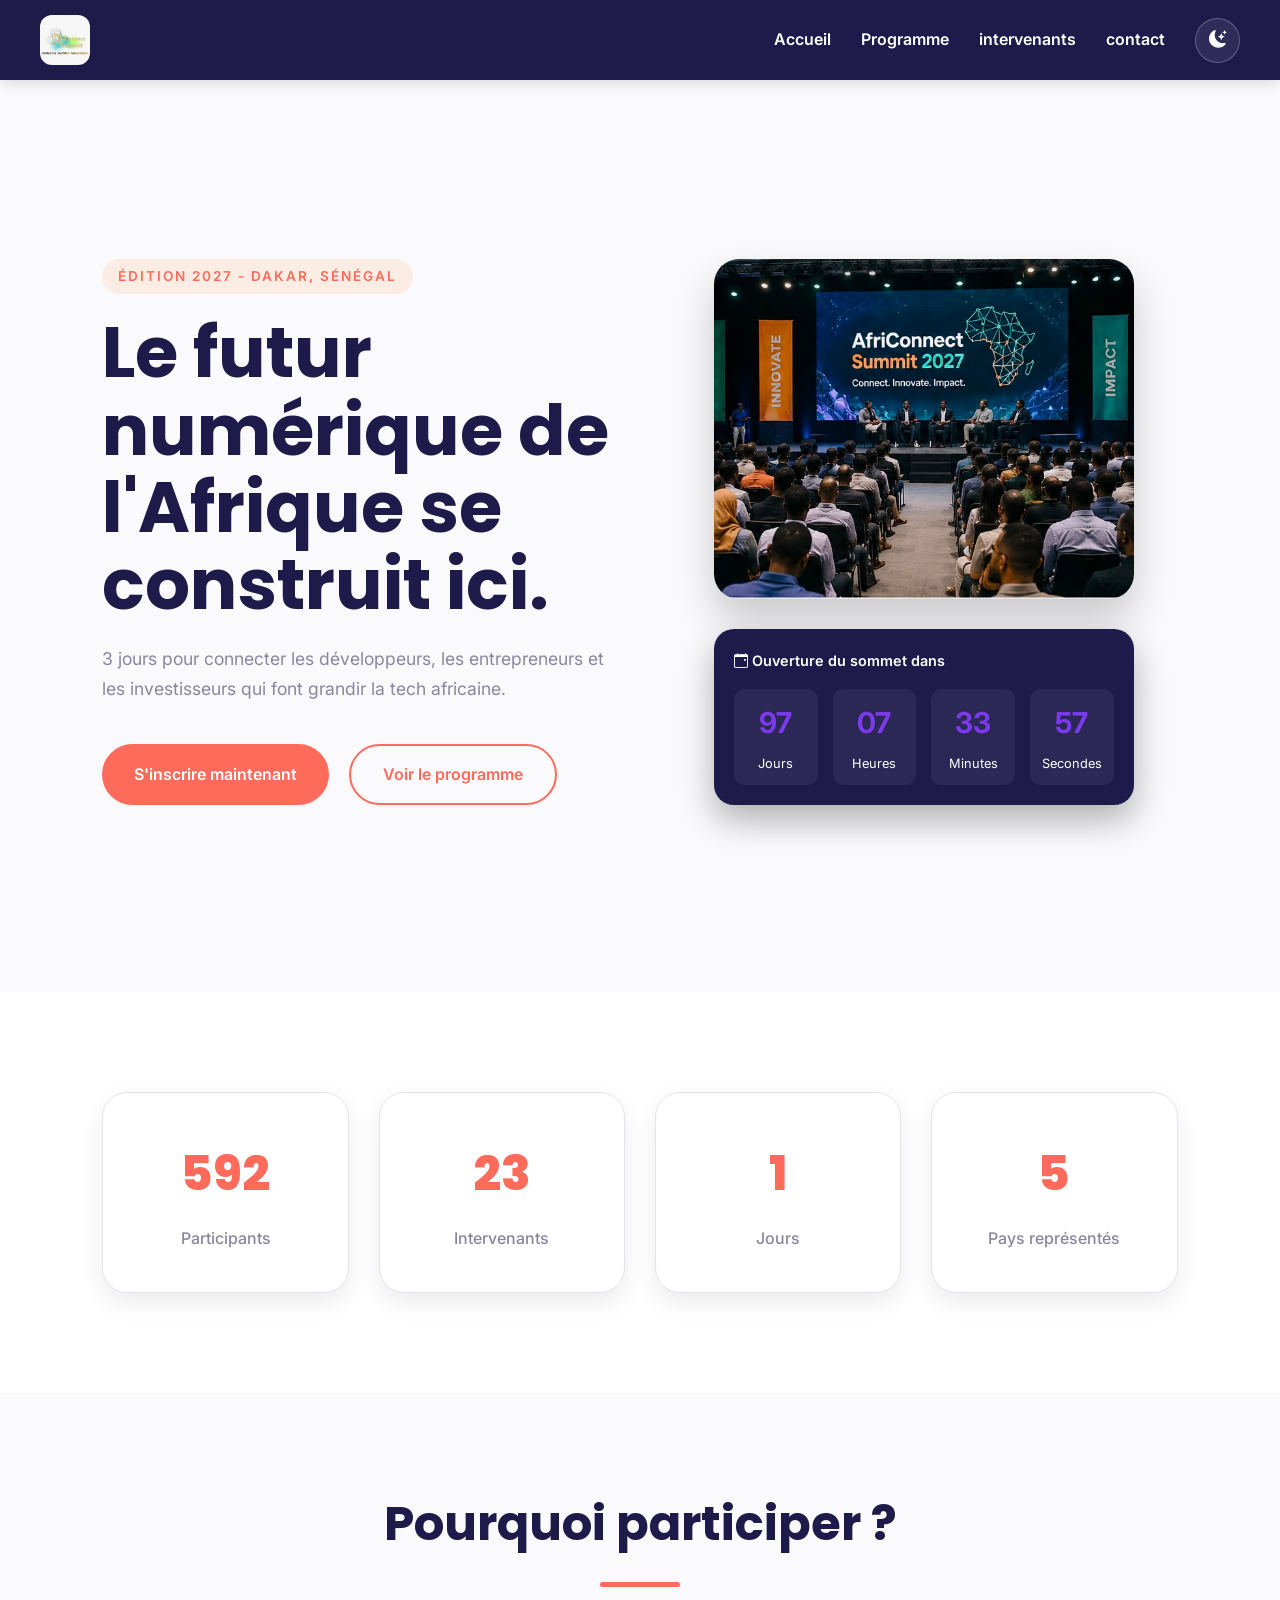
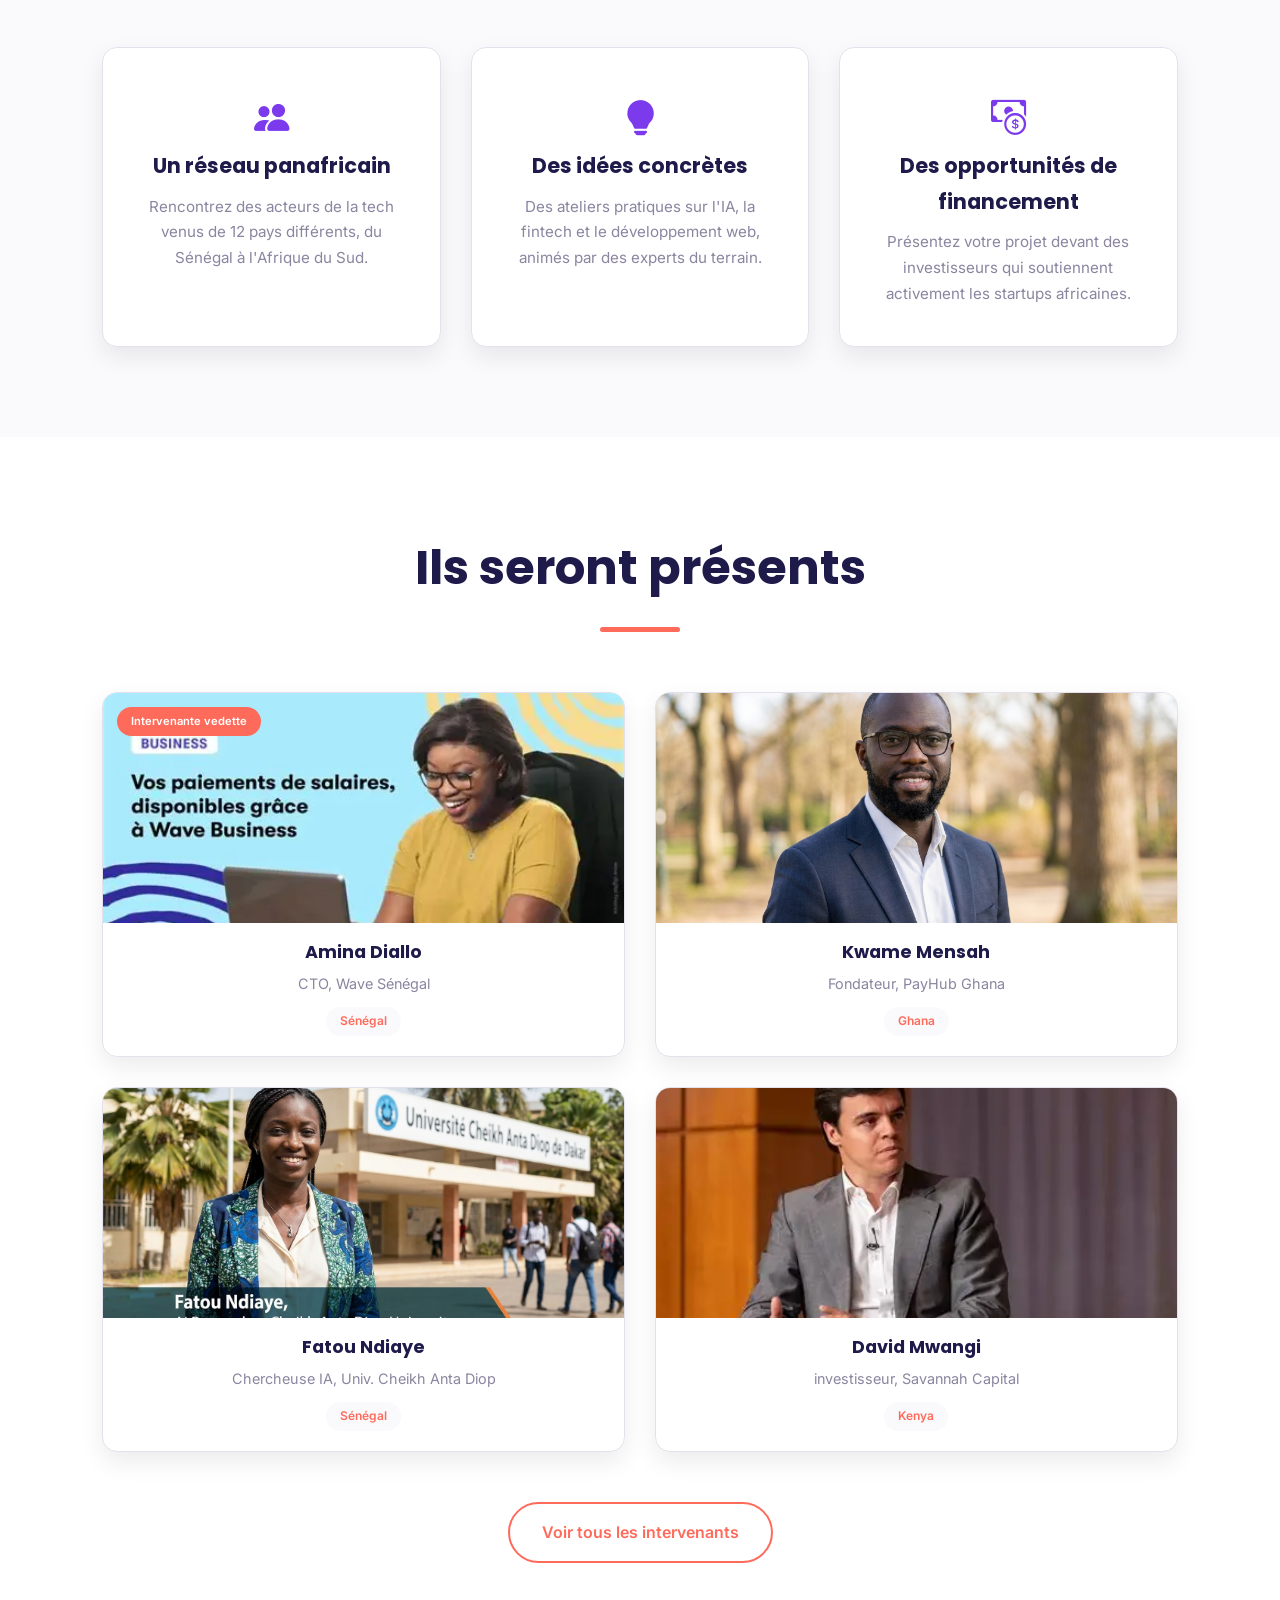
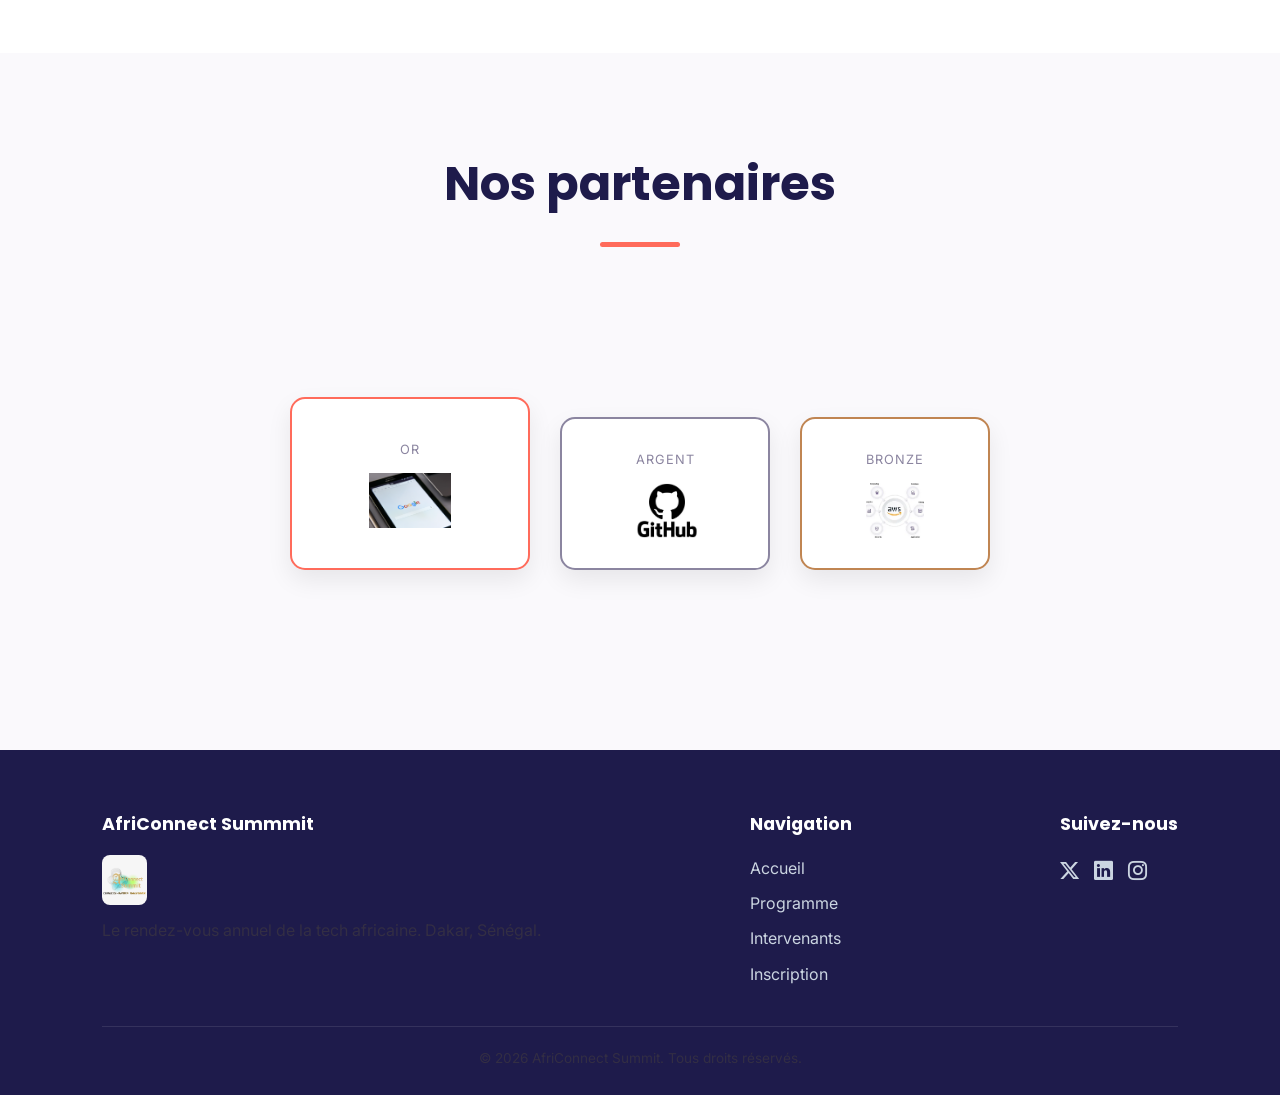
<file: index.html>
<!DOCTYPE html>
<html lang="fr">
<head>
    <meta charset="UTF-8">
    <meta name="viewport" content="width=device-width, initial-scale=1.0">
    <title>AfriConnect Summit</title>
    <!-- Google Fonts -->
    <link rel="preconnect" href="https://fonts.googleapis.com">
    <link rel="preconnect" href="https://fonts.gstatic.com" crossorigin>
    <link href="https://fonts.googleapis.com/css2?family=Poppins:wght@600;700;800&family=Inter:wght@400;500;600&display=swap" rel="stylesheet">
    <!-- Icones Bootstrap Icons -->
    <link rel="stylesheet" href="https://cdn.jsdelivr.net/npm/bootstrap-icons@1.11.3/font/bootstrap-icons.css">
    <!-- Fichier CSS -->
    <link rel="stylesheet" href="css/style.css">
</head>
<body>
    <!-- NAVBAR -->
     <header>
        <nav class="navbar" id="navbar">
            <div class="navbar-container">
                <a class="navbar-brand" href="index.html">
                  <img src="images/Logo Marketing Agency Digital..png" alt="Logo AfriConnect Summit" height="50">
                </a>
                <!-- Menu navigation destop-->
                 <ul class="nav-links" id="navLinks">
                    <li><a href="index.html">Accueil</a></li>
                    <li><a href="programme.html">Programme</a></li>
                    <li><a href="intervenants.html">intervenants</a></li>
                    <li><a href="contact.html">contact</a></li>
                 </ul>

                 <div class="navbar-actions">
                    <!-- Bonton dark/light mode-->
                     <button id="themeToggle" class="theme-toggle" aria-label="Changer de thème">
                        <i class="bi bi-moon-stars-fill"></i>
                     </button>

                     <!-- Bonton menu hamburger mobile-->
                    <button id="hamburger" class="hamburger" aria-label="Ouvrir le menu">
                      <span></span>
                      <span></span>
                      <span></span>
                    </button>
                 </div>
            </div>
        </nav>
     </header>

<main>
    <!-- ====== SECTION HERO ====== -->
<section class="hero" id="hero">
    <div class="hero-grid">
        <!-- Colonne gauche -->
        <div class="hero-text">
            <p class="hero-eyebrow fade-in">
                Édition 2027 - Dakar, Sénégal
            </p>
            <h1 class="hero-title fade-in">
                Le futur numérique de l'Afrique se construit ici.
            </h1>
            <p class="hero-subtitle fade-in">
                3 jours pour connecter les développeurs, les entrepreneurs et les investisseurs qui font grandir la tech africaine.
            </p>
            <div class="hero-buttons fade-in">
                <a href="contact.html" class="btn btn-primary">
                    S'inscrire maintenant
                </a>
                <a href="programme.html" class="btn btn-outline">
                    Voir le programme
                </a>
            </div>
        </div>

        <!-- Colonne droite -->
        <div class="hero-visual fade-in">
            <!-- Forme décorative -->
            <div class="hero-visual-shape"></div>
            <!-- Image -->
            <div class="hero-right">
                <img src="images/AfriC.jpeg" alt="Illustration AfriConnect Summit">
            </div>
            <!-- Compte à rebours -->
            <div class="countdown-card">
                <p class="countdown-label">
                    <i class="bi bi-calendar-event"></i>
                    Ouverture du sommet dans
                </p>
                <div class="countdown" id="countdown">
                    <div class="countdown-item">
                        <span id="days">00</span>
                        <p>Jours</p>
                    </div>
                    <div class="countdown-item">
                        <span id="hours">00</span>
                        <p>Heures</p>
                    </div>
                    <div class="countdown-item">
                        <span id="minutes">00</span>
                        <p>Minutes</p>
                    </div>
                    <div class="countdown-item">
                        <span id="seconds">00</span>
                        <p>Secondes</p>
                    </div>
                </div>
            </div>
        </div>
    </div>
    
</section>
        <!-- ====== SECTION CHIFFRES CLES ====== -->
    <section class="stats" id="stats">
      <div class="stats-grid">
        <div class="stat-card">
          <h2 class="stat-number" data-target="1200">0</h2>
          <p>Participants</p>
        </div>
        <div class="stat-card">
          <h2 class="stat-number" data-target="48">0</h2>
          <p>Intervenants</p>
        </div>
        <div class="stat-card">
          <h2 class="stat-number" data-target="3">0</h2>
          <p>Jours</p>
        </div>
        <div class="stat-card">
          <h2 class="stat-number" data-target="12">0</h2>
          <p>Pays représentés</p>
        </div>
      </div>
    </section>
    <!-- ====== SECTION POURQUOI PARTICIPER ====== -->
    <section class="why" id="why">
      <h2 class="section-title reveal">Pourquoi participer ?</h2>
      <div class="why-list">
        <article class="why-card reveal">
          <i class="bi bi-people-fill why-icon"></i>
          <h3>Un réseau panafricain</h3>
          <p>Rencontrez des acteurs de la tech venus de 12 pays différents, du Sénégal à l'Afrique du Sud.</p>
        </article>
        <article class="why-card reveal">
          <i class="bi bi-lightbulb-fill why-icon"></i>
          <h3>Des idées concrètes</h3>
          <p>Des ateliers pratiques sur l'IA, la fintech et le développement web, animés par des experts du terrain.</p>
        </article>
        <article class="why-card reveal">
          <i class="bi bi-cash-coin why-icon"></i>
          <h3>Des opportunités de financement</h3>
          <p>Présentez votre projet devant des investisseurs qui soutiennent activement les startups africaines.</p>
        </article>
      </div>
    </section>
    <!-- SECTION INTERVENATS VEDETTES-->
    <section class="speakers-preview" id="speakers-preview">
      <h2 class="section-title reveal">Ils seront présents</h2>
      <div class="speakers-grid">
          <!-- Carte intervenants vedette-->
          <article class="speaker-card speaker-featured reveal">
            <img src="images/cto amina diallo.webp" alt="Portrait Amina Diallo">
            <span class="featured-tag">Intervenante vedette</span>
            <h3>Amina Diallo</h3>
            <p>CTO, Wave Sénégal</p>
            <span class="country">Sénégal</span>
          </article>
         
          <article class="speaker-card speaker-featured reveal">
            <img src="images/Kwame Mensah.png" alt="Portrait de Kwame Mensah">
            <h3>Kwame Mensah</h3>
            <p>Fondateur, PayHub Ghana</p>
            <span class="country">Ghana</span>
          </article>

          <article class="speaker-card speaker-featured reveal">
            <img src="images/Fatou ndiaye.jpeg" alt="Portrait de Fatou Ndiaye">
            <h3>Fatou Ndiaye</h3>
            <p>Chercheuse IA, Univ. Cheikh Anta Diop</p>
            <span class="country">Sénégal</span>
          </article>

          <article class=" speaker-card speaker-featured reveal">
            <img src="images/Savannah Capital.webp" alt="Portrait de Kwame Mensah">
            <h3>David Mwangi</h3>
            <p>investisseur, Savannah Capital</p>
            <span class="country">Kenya</span>
          </article>
      </div>
      <div class="see-more">
        <a href="intervenants.html" class="btn btn-outline">Voir tous les intervenants</a>
      </div>
    </section>

    <!--SECTION SPONSORS-->
    <section class="sponsors" id="sponsors">
        <h2 class="section-title reveal">Nos partenaires</h2>
        <div class="sponsors-list">
          <div class="sponsor-tier tier-gold reveal">
          <p class="tier-label">Or</p>
          <img src="images/google.jpg" alt="Google">
        </div>
        <div class="sponsor-tier tier-silver reveal">
          <p class="tier-label">Argent</p>
          <img src="images/Github.webp" alt="Github">
        </div>
        <div class="sponsor-tier tier-bronze reveal">
          <p class="tier-label">Bronze</p>
          <img src="images/aws.webp" alt="AWS">
        </div>
      </div>
    </section>
</main>

<!-- FOOTER-->
 <footer>
  <div class="footer-container">
    <div class="footer-col">
      <h3>AfriConnect Summmit</h3>
      <img src="images/Logo Marketing Agency Digital..png" alt="Logo AfriConnect Summit" height="50">
      <p>Le rendez-vous annuel de la tech africaine. Dakar, Sénégal.</p>
    </div>
    <div class="footer-col">
        <h3>Navigation</h3>
        <ul>
          <li><a href="index.html">Accueil</a></li>
          <li><a href="programme.html">Programme</a></li>
          <li><a href="intervenants.html">Intervenants</a></li>
          <li><a href="contact.html">Inscription</a></li>
        </ul>
      </div>
      <div class="footer-col">
        <h3>Suivez-nous</h3>
        <div class="social-icons">
          <a href="https://x.com/AfriClimateTech" aria-label="Twitter"><i class="bi bi-twitter-x"></i></a>
          <a href="https://www.linkedin.com/in/africa-tech-radio/?lipi=urn%3Ali%3Apage%3Ad_flagship3_search_srp_all%3BCMxRrj3mQbOLRK74yhK6oQ%3D%3D" aria-label="LinkedIn"><i class="bi bi-linkedin"></i></a>
          <a href="https://www.instagram.com/africonnectravel/?__pwa=1#" aria-label="Instagram"><i class="bi bi-instagram"></i></a>
        </div>
      </div>
    </div>
    <p class="copyright">&copy; <span id="year"></span> AfriConnect Summit. Tous droits réservés.</p>
  </div>
    <!-- Bouton retour en haut -->
      <button id="backToTop" class="back-to-top" aria-label="Retour en haut">
        <i class="bi bi-arrow-up"></i>
      </button>
      </footer>
      <script src="js/main.js"></script>
</body>
</html>
</file>
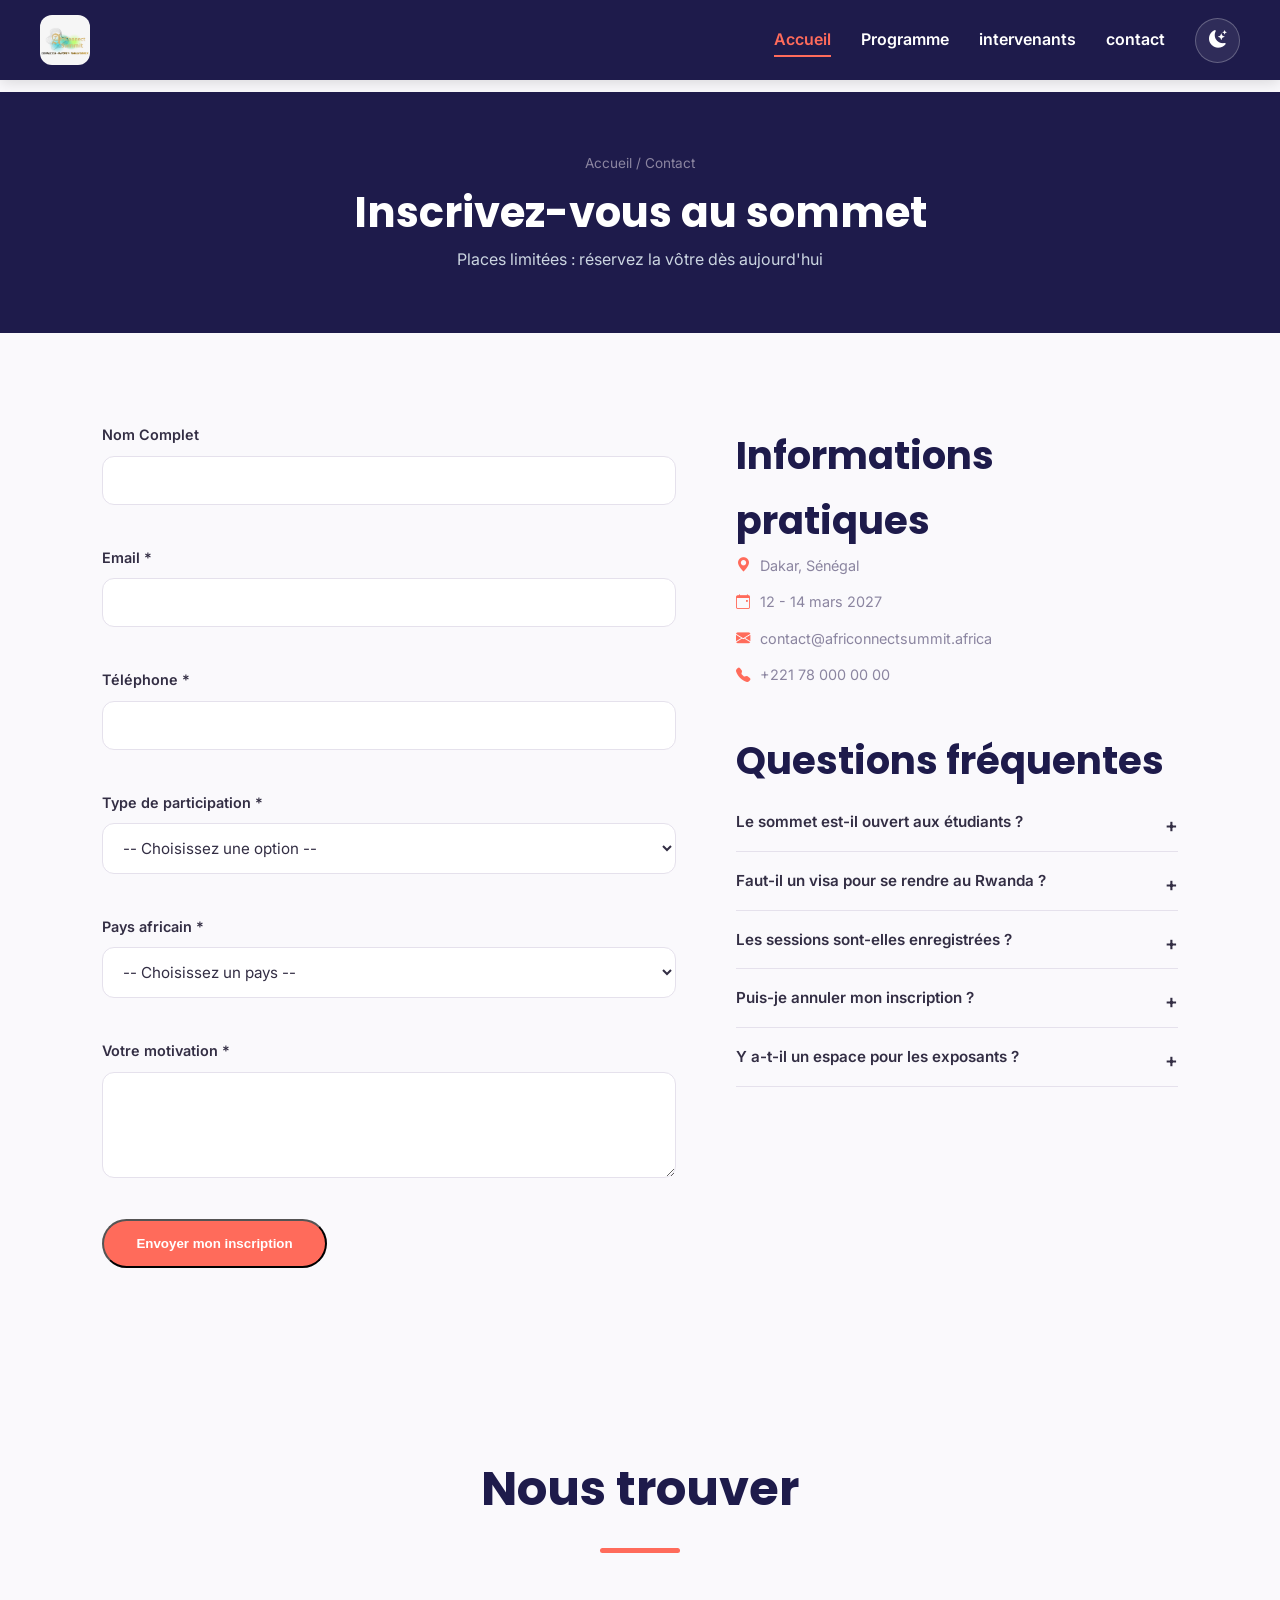
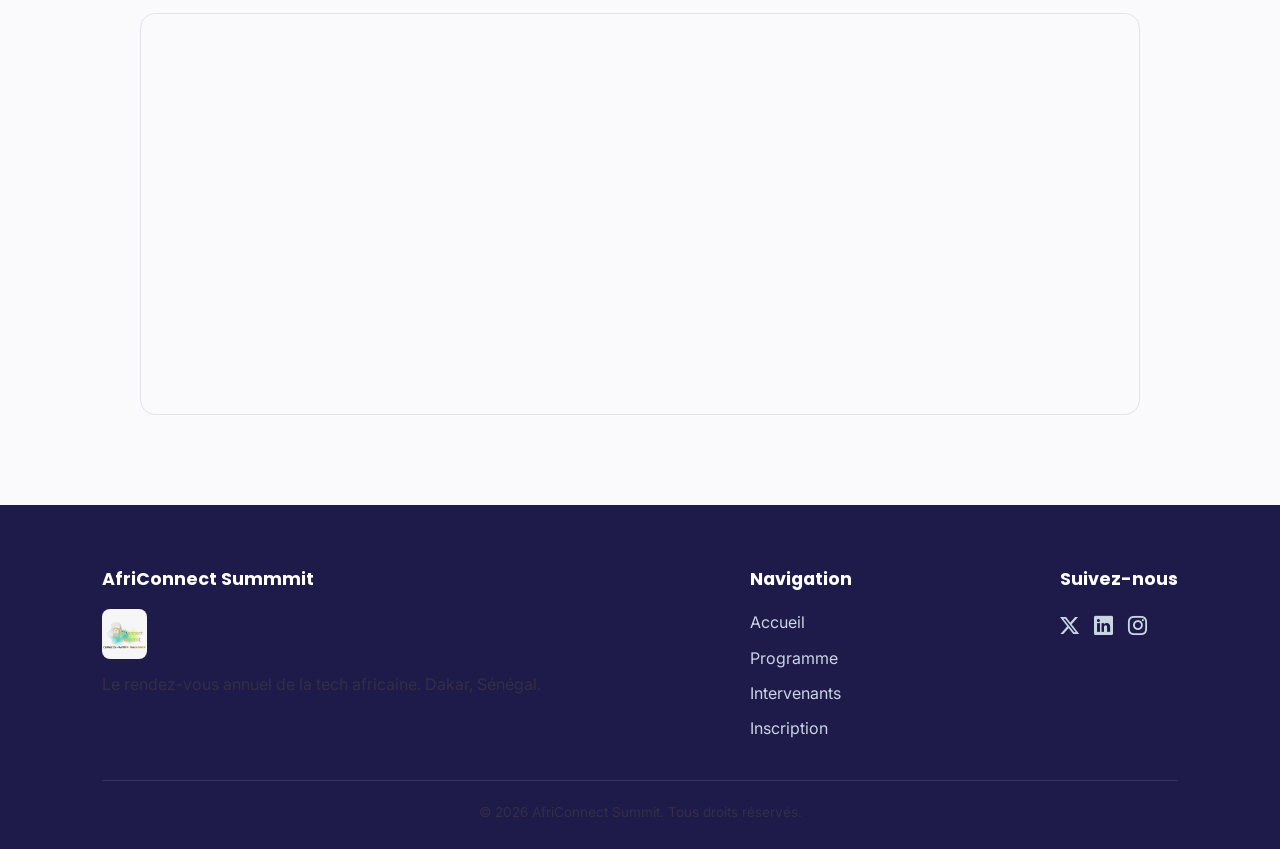
<file: contact.html>
<!DOCTYPE html>
<html lang="fr">
<head>
    <meta charset="UTF-8">
    <meta name="viewport" content="width=device-width, initial-scale=1.0">
    <title>AfriConnect Summit</title>
    <meta name="description" content="Inspirez-vous à l'AfrConnect Summit au Sénégal. Formulaire d'inscription, FAQ et informations pratiques.">
    <link rel="preconnect" href="https://fonts.googleapis.com">
    <link rel="preconnect" href="https://fonts.gstatic.com" crossorigin>
    <link href="https://fonts.googleapis.com/css2?family=Poppins:wght@600;700;800&family=Inter:wght@400;500;600&display=swap" rel="stylesheet">
    <!-- Icones Bootstrap Icons -->
    <link rel="stylesheet" href="https://cdn.jsdelivr.net/npm/bootstrap-icons@1.11.3/font/bootstrap-icons.css">
    <link rel="stylesheet" href="css/style.css">
</head>
<body>
    <!-- NAVBAR -->
     <header>
        <nav class="navbar" id="navbar">
            <div class="navbar-container">
                <a class="navbar-brand" href="index.html">
                  <img src="images/Logo Marketing Agency Digital..png" alt="Logo AfriConnect Summit" height="50">
                </a>
                <!-- Menu navigation destop-->
                 <ul class="nav-links" id="navLinks">
                    <li><a href="index.html" class="active">Accueil</a></li>
                    <li><a href="programme.html">Programme</a></li>
                    <li><a href="intervenants.html">intervenants</a></li>
                    <li><a href="contact.html">contact</a></li>
                 </ul>

                 <div class="navbar-actions">
                    <!-- Bonton dark/light mode-->
                     <button id="themeToggle" class="theme-toggle" aria-label="Changer de thème">
                        <i class="bi bi-moon-stars-fill"></i>
                     </button>

                     <!-- Bonton menu hamburger mobile-->
                     <button id="hamburger" class="hamburger" aria-label="Ouvrir le menu">
                        <span></span>
                        <span></span>
                        <span></span>
                     </button>
                 </div>
            </div>
        </nav>
    </header>

    <main>
        <!-- HERO-->
         <section class="page-hero">
            <nav class="breadcrumb" aria-label="Fil d'Ariane">
                <a href="index.html">Accueil</a> <span>/</span> <span>Contact</span>
            </nav>
            <h1>Inscrivez-vous au sommet</h1>
            <p>Places limitées : réservez la vôtre dès aujourd'hui</p>
         </section>

         <!-- FORMULAIRE + INFOS-->
          <section class="contact-section">
            <div class="contact-wrapper">

                <!-- Colonne Formulaire-->
                <div class="contact-form-col">
                    <form id="registerForm" novalidate>

                        <div class="form-group">
                            <label for="fullname">Nom Complet</label>
                            <input type="text" id="fullname" name="fullname" required>
                            <span class="error-message" id="error-fullname"></span>
                        </div>

                        <div class="form-group">
                            <label for="email">Email *</label>
                            <input type="email" id="email" name="email" required>
                            <span class="error-message" id="error-email"></span>
                        </div>

                        <div class="form-group">
                            <label for="phone">Téléphone *</label>
                            <input type="tel" id="phone" name="phone" required>
                            <span class="error-message" id="error-phone"></span>
                        </div>

                        <div class="form-group">
                            <label for="participation">Type de participation *</label>
                            <select id="participation" name="participation" required>
                                <option value="">-- Choisissez une option --</option>
                                <option value="visiteur">Visiteur</option>
                                <option value="intervenant">Intervenant</option>
                                <option value="exposant">Exposant</option>
                                <option value="presse">Presse</option>
                            </select>
                            <span class="error-message" id="error-participation"></span>
                        </div>

                        <div class="form-group">
                            <label for="country">Pays africain *</label>
                                <select id="country" name="country" required>
                                    <option value="">-- Choisissez un pays --</option>
                                    <option value="senegal">Sénégal</option>
                                    <option value="ghana">Ghana</option>
                                    <option value="nigeria">Nigéria</option>
                                    <option value="kenya">Kenya</option>
                                    <option value="rwanda">Rwanda</option>
                                    <option value="maroc">Maroc</option>
                                    <option value="cote-ivoire">Côte d'Ivoire</option>
                                    <option value="afrique-sud">Afrique du Sud</option>
                                    <option value="egypte">Égypte</option>
                                    <option value="cameroun">Cameroun</option>
                                    <option value="tunisie">Tunisie</option>
                                </select>
                            <span class="error-message" id="error-country"></span>
                        </div>

                        <div class="form-group">
                        <label for="message">Votre motivation *</label>
                        <textarea id="message" name="message" rows="4" required></textarea>
                        <span class="error-message" id="error-message"></span>
                        </div>

                        <button type="submit" class="btn btn-primary">Envoyer mon inscription</button>

                        <!-- Message de succès affiché en JS après validation -->
                        <p class="success-message" id="successMessage">Votre inscription a bien été envoyée. À bientôt à Dakar !</p>
                    </form>
                </div>

                    <!-- Colonne informations -->
                    <aside class="contact-info-col">
                        <h2>Informations pratiques</h2>
                        <ul class="info-list">
                            <li><i class="bi bi-geo-alt-fill"></i>Dakar, Sénégal </li>
                            <li><i class="bi bi-calendar-event"></i> 12 - 14 mars 2027</li>
                            <li><i class="bi bi-envelope-fill"></i> contact@africonnectsummit.africa</li>
                            <li><i class="bi bi-telephone-fill"></i> +221 78 000 00 00</li>
                        </ul>

                        <!--FAQ ACCORDEON-->
                        <div class="faq">
                            <h2>Questions fréquentes</h2>
                            <div class="faq-item" tabindex="0">
                                <div class="faq-question">Le sommet est-il ouvert aux étudiants ?</div>
                                <div class="faq-answer">
                                    <p>Oui, un tarif réduit est proposé aux étudiants sur présentation d'une carte étudiante valide.</p>
                                </div>
                            </div>

                            <div class="faq-item" tabindex="0">
                                <div class="faq-question">Faut-il un visa pour se rendre au Rwanda ?</div>
                                <div class="faq-answer">
                                    <p>La majorité des nationalités africaines obtiennent un visa à l'arrivée. Vérifiez les conditions selon votre pays.</p>
                                </div>
                            </div>

                            <div class="faq-item" tabindex="0">
                                <div class="faq-question">Les sessions sont-elles enregistrées ?</div>
                                <div class="faq-answer">
                                    <p>Oui, toutes les sessions du Grand Amphi seront filmées et disponibles en replay après le sommet.</p>
                                </div>
                            </div>

                            <div class="faq-item" tabindex="0">
                                <div class="faq-question">Puis-je annuler mon inscription ?</div>
                                <div class="faq-answer">
                                    <p>Les annulations sont possibles jusqu'à 30 jours avant l'événement, avec remboursement intégral.</p>
                                </div>
                            </div>

                            <div class="faq-item" tabindex="0">
                                <div class="faq-question">Y a-t-il un espace pour les exposants ?</div>
                                <div class="faq-answer">
                                    <p>Oui, un village startups accueille les exposants dans le hall principal du centre de conférence.</p>
                                </div>
                            </div>
                        </div>
                    </aside>
            </div>
          </section>

          <!--CARTE-->
            <section class="map-section">
                <h2 class="section-title reveal">Nous trouver</h2>
                <div class="map-wrapper reveal">
                    <iframe
                        src="https://www.google.com/maps/embed?pb=!1m18!1m12!1m3!1d3858.8!2d-17.4441!3d14.7745!2m3!1f0!2f0!3f0!3m2!1i1024!2i768!4f13.1!3m3!1m2!1s0xec10d4a!2sParcelles%20Assainies%20Unit%C3%A9%209%2C%20Dakar!5e0!3m2!1sfr!2ssn"
                        width="100%" height="400" style="border:0;" allowfullscreen="" loading="lazy"
                        title="Localisation du Kigali Convention Centre">
                    </iframe>
                </div>
            </section>
    </main>

    <!-- FOOTER-->
<footer>
    <div class="footer-container">
        <div class="footer-col">
            <h3>AfriConnect Summmit</h3>
            <img src="images/Logo Marketing Agency Digital..png" alt="Logo AfriConnect Summit" height="50">
            <p>Le rendez-vous annuel de la tech africaine. Dakar, Sénégal.</p>
        </div>
        <div class="footer-col">
            <h3>Navigation</h3>
                <ul>
                    <li><a href="index.html">Accueil</a></li>
                    <li><a href="programme.html">Programme</a></li>
                    <li><a href="intervenants.html">Intervenants</a></li>
                    <li><a href="contact.html">Inscription</a></li>
                </ul>
        </div>
        <div class="footer-col">
            <h3>Suivez-nous</h3>
                <div class="social-icons">
                    <a href="https://x.com/AfriClimateTech" aria-label="Twitter"><i class="bi bi-twitter-x"></i></a>
                    <a href="https://www.linkedin.com/in/africa-tech-radio/?lipi=urn%3Ali%3Apage%3Ad_flagship3_search_srp_all%3BCMxRrj3mQbOLRK74yhK6oQ%3D%3D" aria-label="LinkedIn"><i class="bi bi-linkedin"></i></a>
                    <a href="https://www.instagram.com/africonnectravel/?__pwa=1#" aria-label="Instagram"><i class="bi bi-instagram"></i></a>
                </div>
        </div>
    </div>
    <p class="copyright">&copy; <span id="year"></span> AfriConnect Summit. Tous droits réservés.</p>

    <!-- Bouton retour en haut -->
    <button id="backToTop" class="back-to-top" aria-label="Retour en haut">
      <i class="bi bi-arrow-up"></i>
    </button>
</footer>

  <script src="js/main.js"></script>
</body>
</html>
</file>
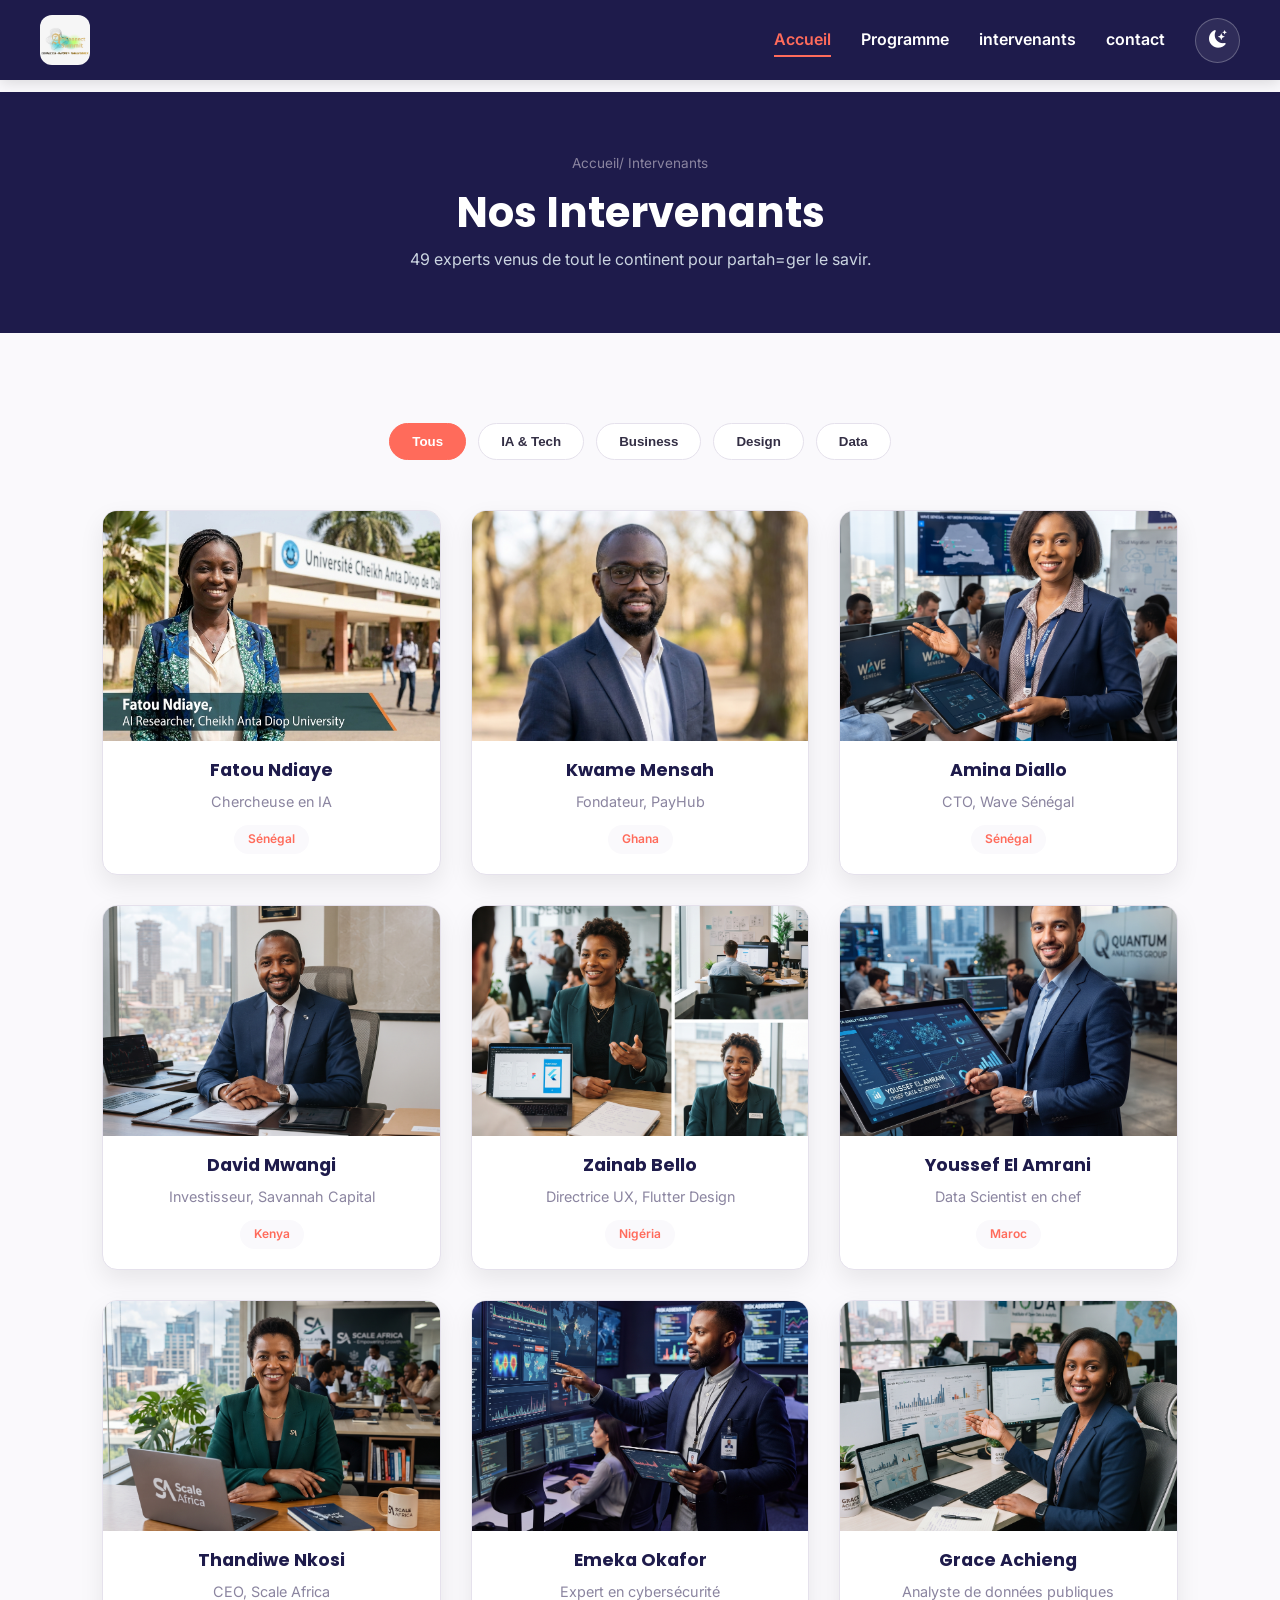
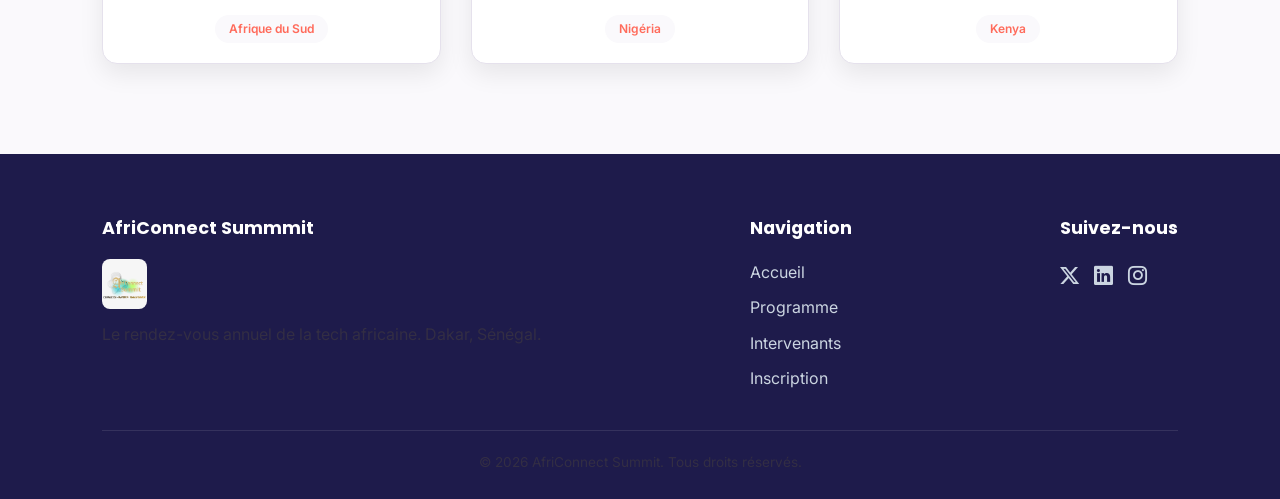
<file: intervenants.html>
<!DOCTYPE html>
<html lang="fr">
<head>
    <meta charset="UTF-8">
    <meta name="viewport" content="width=device-width, initial-scale=1.0">
    <title>AfriConnect Summit</title>
    <meta name="description" content="Découvrez les 48 intervenants de l'AfriConnect Summit:  développeurs, entrepreneurs et investisseurs africains.">
    <link rel="preconnect" href="https://fonts.googleapis.com">
    <link rel="preconnect" href="https://fonts.gstatic.com" crossorigin>
    <link href="https://fonts.googleapis.com/css2?family=Poppins:wght@600;700;800&family=Inter:wght@400;500;600&display=swap" rel="stylesheet">
    <!-- Icones Bootstrap Icons -->
    <link rel="stylesheet" href="https://cdn.jsdelivr.net/npm/bootstrap-icons@1.11.3/font/bootstrap-icons.css">
    <link rel="stylesheet" href="css/style.css">
</head>
<body>
    <!-- NAVBAR -->
     <header>
        <nav class="navbar" id="navbar">
            <div class="navbar-container">
                <a class="navbar-brand" href="index.html">
                  <img src="images/Logo Marketing Agency Digital..png" alt="Logo AfriConnect Summit" height="50">
                </a>
                <!-- Menu navigation destop-->
                 <ul class="nav-links" id="navLinks">
                    <li><a href="index.html" class="active">Accueil</a></li>
                    <li><a href="programme.html">Programme</a></li>
                    <li><a href="intervenants.html">intervenants</a></li>
                    <li><a href="contact.html">contact</a></li>
                 </ul>

                 <div class="navbar-actions">
                    <!-- Bonton dark/light mode-->
                     <button id="themeToggle" class="theme-toggle" aria-label="Changer de thème">
                        <i class="bi bi-moon-stars-fill"></i>
                     </button>

                     <!-- Bonton menu hamburger mobile-->
                     <button id="hamburger" class="hamburger" aria-label="Ouvrir le menu">
                        <span></span>
                        <span></span>
                        <span></span>
                     </button>
                 </div>
            </div>
        </nav>
     </header>
    
    <main>
        <!-- HERO-->
         <section class="page-hero">
            <nav class="breadcrumb" aria-label="Fil d'Ariane">
                <a href="intervenants.html">Accueil</a><span>/</span> <span>Intervenants</span>
            </nav>
            <h1>Nos Intervenants</h1>
            <p>49 experts venus de tout le continent pour partah=ger le savir.</p>
         </section>

         <!-- FILTRES-->
          <section class="speaker-section">
            <div class="filters" id="filters">
                <button class="filter-btn active" data-filter="tous">Tous</button>
                <button class="filter-btn" data-filter="ia">IA &amp; Tech</button>
                <button class="filter-btn" data-filter="business">Business</button>
                <button class="filter-btn" data-filter="design">Design</button>
                <button class="filter-btn" data-filter="data">Data</button>
            </div>

            <!-- GRILLE DES INTERVENANTS -->
            <div class="speakers-full-grid" id="speakersGrid">
                <article class="speaker-card" data-category="ia">
                    <img src="images/Fatou ndiaye.jpeg" alt="Portrait de Fatou Ndiaye">
                    <h3>Fatou Ndiaye</h3>
                    <p>Chercheuse en IA</p>
                    <span class="country">Sénégal</span>
                </article>

                <article class="speaker-card" data-category="business">
                    <img src="images/Kwame Mensah.png" alt="Portrait de Kwame Mensah">
                    <h3>Kwame Mensah</h3>
                    <p>Fondateur, PayHub</p>
                    <span class="country">Ghana</span>
                </article>

                <article class="speaker-card" data-category="ia">
                    <img src="images/Amina_Diallo_CTO_Wave_Sénégal_202607041536.jpeg" alt="Portrait de Amina Diallo">
                    <h3>Amina Diallo</h3>
                    <p>CTO, Wave Sénégal</p>
                    <span class="country">Sénégal</span>
                </article>

                <article class="speaker-card" data-category="business">
                    <img src="images/David_Mwangi_Investor_Savannah_C…_202607041538 (1).jpeg" alt="Portrait de David Mwangi">
                    <h3>David Mwangi</h3>
                    <p>Investisseur, Savannah Capital</p>
                    <span class="country">Kenya</span>
                </article>

                <article class="speaker-card" data-category="design">
                    <img src="images/Zainab_Bello_Flutter_Design_2K_202607041539.jpeg" alt="Portrait de Zainab Bello">
                    <h3>Zainab Bello</h3>
                    <p>Directrice UX, Flutter Design</p>
                    <span class="country">Nigéria</span>
                </article>

                <article class="speaker-card" data-category="data">
                    <img src="images/Youssef_El_Amrani_Data_Scientist_202607041540.jpeg" alt="Portrait de Youssef El Amrani">
                    <h3>Youssef El Amrani</h3>
                    <p>Data Scientist en chef</p>
                    <span class="country">Maroc</span>
                </article>

                <article class="speaker-card" data-category="business">
                    <img src="images/Thandiwe_Nkosi_CEO_Scale_Africa_202607041541.jpeg" alt="Portrait de Thandiwe Nkosi">
                    <h3>Thandiwe Nkosi</h3>
                    <p>CEO, Scale Africa</p>
                    <span class="country">Afrique du Sud</span>
                </article>

                <article class="speaker-card" data-category="ia">
                    <img src="images/Emeka_Okafor_cybersecurity_expert_2K_202607041542.jpeg" alt="Portrait de Emeka Okafor">
                    <h3>Emeka Okafor</h3>
                    <p>Expert en cybersécurité</p>
                    <span class="country">Nigéria</span>
                </article>

                <article class="speaker-card" data-category="data">
                    <img src="images/Grace_Achieng_public_data_analyst_202607041543.jpeg" alt="Portrait de Grace Achieng">
                    <h3>Grace Achieng</h3>
                    <p>Analyste de données publiques</p>
                    <span class="country">Kenya</span>
                </article>
            </div>
          </section>
<!-- FOOTER-->
<footer>
    <div class="footer-container">
        <div class="footer-col">
        <h3>AfriConnect Summmit</h3>
        <img src="images/Logo Marketing Agency Digital..png" alt="Logo AfriConnect Summit" height="50">
        <p>Le rendez-vous annuel de la tech africaine. Dakar, Sénégal.</p>
        </div>
        <div class="footer-col">
            <h3>Navigation</h3>
            <ul>
            <li><a href="index.html">Accueil</a></li>
            <li><a href="programme.html">Programme</a></li>
            <li><a href="intervenants.html">Intervenants</a></li>
            <li><a href="contact.html">Inscription</a></li>
            </ul>
        </div>
        <div class="footer-col">
            <h3>Suivez-nous</h3>
            <div class="social-icons">
                <a href="https://x.com/AfriClimateTech" aria-label="Twitter"><i class="bi bi-twitter-x"></i></a>
                <a href="https://www.linkedin.com/in/africa-tech-radio/?lipi=urn%3Ali%3Apage%3Ad_flagship3_search_srp_all%3BCMxRrj3mQbOLRK74yhK6oQ%3D%3D" aria-label="LinkedIn"><i class="bi bi-linkedin"></i></a>
                <a href="https://www.instagram.com/africonnectravel/?__pwa=1#" aria-label="Instagram"><i class="bi bi-instagram"></i></a>
            </div>
        </div>
        </div>
    </div>
        <p class="copyright">&copy; <span id="year"></span> AfriConnect Summit. Tous droits réservés.</p>
        <!-- Bouton retour en haut -->
        <button id="backToTop" class="back-to-top" aria-label="Retour en haut">
        <i class="bi bi-arrow-up"></i>
        </button>
    <script src="js/main.js"></script>
</footer>
</body>
</html>
</file>
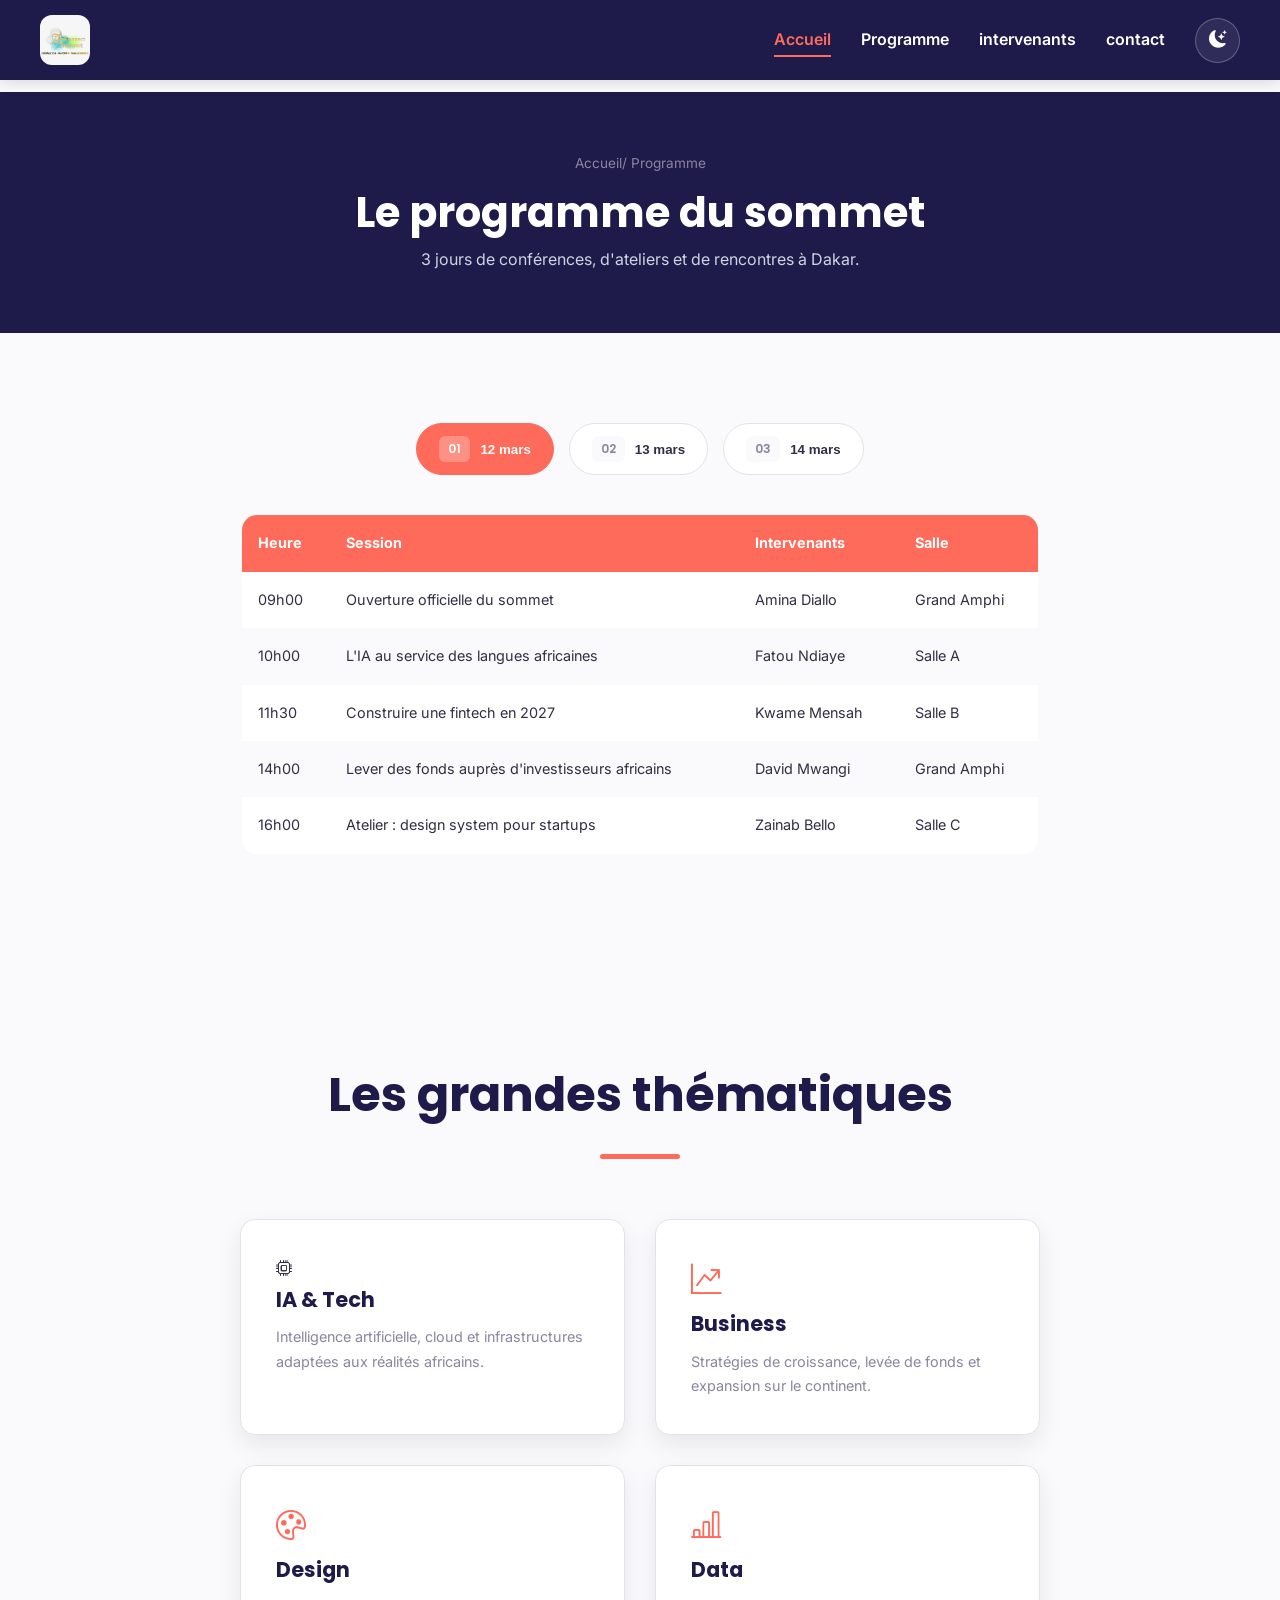
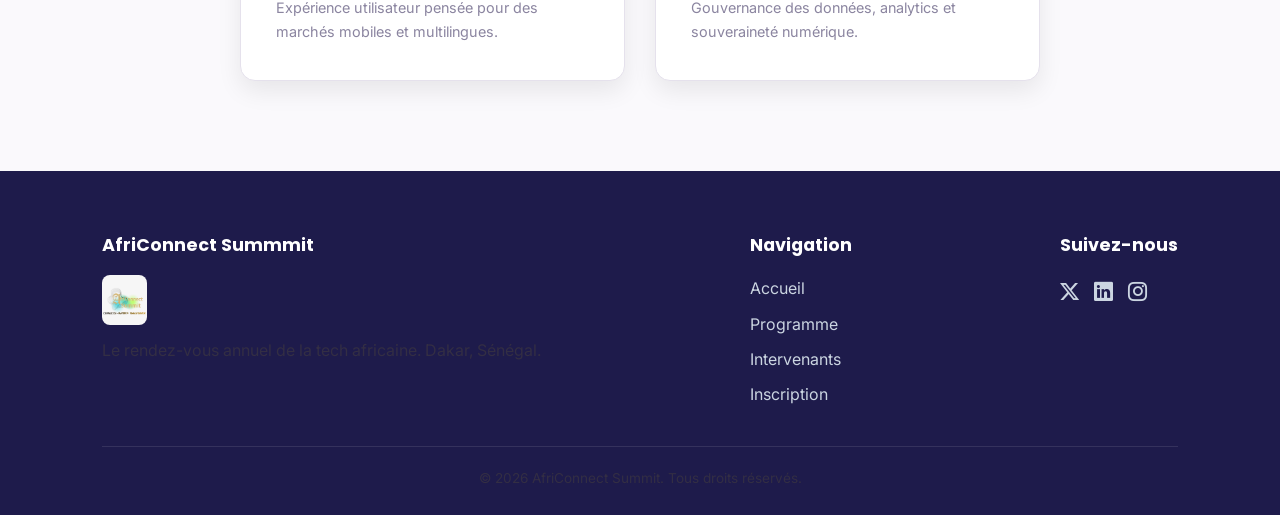
<file: programme.html>
<!DOCTYPE html>
<html lang="fr">
<head>
    <meta charset="UTF-8">
    <meta name="viewport" content="width=device-width, initial-scale=1.0">
    <title>AfriConnect Summit</title>
    <meta name="description" content="Découvrez le programme complet des 3 jours de l'AfriConnect Summit : sessions, ateliers et intervenants.">
    <link rel="preconnect" href="https://fonts.googleapis.com">
    <link rel="preconnect" href="https://fonts.gstatic.com" crossorigin>
    <link href="https://fonts.googleapis.com/css2?family=Poppins:wght@600;700;800&family=Inter:wght@400;500;600&display=swap" rel="stylesheet">
    <!-- Icones Bootstrap Icons -->
    <link rel="stylesheet" href="https://cdn.jsdelivr.net/npm/bootstrap-icons@1.11.3/font/bootstrap-icons.css">
    <link rel="stylesheet" href="css/style.css">
</head>
<body>
 <!-- NAVBAR -->
     <header>
        <nav class="navbar" id="navbar">
            <div class="navbar-container">
                <a class="navbar-brand" href="index.html">
                  <img src="images/Logo Marketing Agency Digital..png" alt="Logo AfriConnect Summit" height="50">
                </a>
                <!-- Menu navigation destop-->
                 <ul class="nav-links" id="navLinks">
                    <li><a href="index.html" class="active">Accueil</a></li>
                    <li><a href="programme.html">Programme</a></li>
                    <li><a href="intervenants.html">intervenants</a></li>
                    <li><a href="contact.html">contact</a></li>
                 </ul>

                 <div class="navbar-actions">
                    <!-- Bonton dark/light mode-->
                     <button id="themeToggle" class="theme-toggle" aria-label="Changer de thème">
                        <i class="bi bi-moon-stars-fill"></i>
                     </button>

                     <!-- Bonton menu hamburger mobile-->
                     <button id="hamburger" class="hamburger" aria-label="Ouvrir le menu">
                        <span></span>
                        <span></span>
                        <span></span>
                     </button>
                 </div>
            </div>
        </nav>
     </header>

<main>
    <!-- HERO-->
    <section class="page-hero">
        <nav class="breadcrumb" aria-label="Fil d'Ariane">
            <a href="programme.html">Accueil</a><span>/</span> <span>Programme</span>
        </nav>
        <h1>Le programme du sommet</h1>
        <p>3 jours de conférences, d'ateliers et de rencontres à Dakar.</p>
    </section>

    <!-- Onglets des 3 jours-->
     <section class="schedule">
        <div class="tabs" role="tablist">
            <button class="tab-btn active" data-day="1"><span class="tab-num">01</span> 12 mars</button>
            <button class="tab-btn" data-day="2"><span class="tab-num">02</span> 13 mars</button>
            <button class="tab-btn" data-day="3"><span class="tab-num">03</span> 14 mars</button>
        </div>

        <!-- Planning jour 1-->
         <div class="tab-content active" id="day-1">
            <table class="schedule-table">
                <thead>
                    <tr>
                        <th>Heure</th>
                        <th>Session</th>
                        <th>Intervenants</th>
                        <th>Salle</th>
                    </tr>
                </thead>
                <tbody>
                    <tr>
                        <td>09h00</td>
                        <td>Ouverture officielle du sommet</td>
                        <td>Amina Diallo</td>
                        <td>Grand Amphi</td>
                    </tr>
                    <tr>
                    <td>10h00</td>
                        <td>L'IA au service des langues africaines</td>
                        <td>Fatou Ndiaye</td>
                        <td>Salle A</td>
                    </tr>
                    <tr>
                        <td>11h30</td>
                        <td>Construire une fintech en 2027</td>
                        <td>Kwame Mensah</td>
                        <td>Salle B</td>
                    </tr>
                    <tr>
                        <td>14h00</td>
                        <td>Lever des fonds auprès d'investisseurs africains</td>
                        <td>David Mwangi</td>
                        <td>Grand Amphi</td>
                    </tr>
                    <tr>
                        <td>16h00</td>
                        <td>Atelier : design system pour startups</td>
                        <td>Zainab Bello</td>
                        <td>Salle C</td>
                    </tr>
                </tbody>
            </table>
        </div>
        <!-- Planning jour 2 -->
        <div class="tab-content" id="day-2">
            <table class="schedule-table">
            <thead>
                <tr>
                  <th>Heure</th>
                  <th>Session</th>
                  <th>Intervenant</th>
                  <th>Salle</th>
                </tr>
            </thead>
            <tbody>
                <tr>
                  <td>09h00</td>
                  <td>Data et souveraineté numérique en Afrique</td>
                  <td>Youssef El Amrani</td>
                  <td>Grand Amphi</td>
                </tr>
                <tr>
                  <td>10h30</td>
                  <td>Scaler son produit sur 12 marchés africains</td>
                  <td>Thandiwe Nkosi</td>
                  <td>Salle A</td>
                </tr>
                <tr>
                  <td>12h00</td>
                  <td>Table ronde : femmes dans la tech</td>
                  <td>Amina Diallo &amp; Fatou Ndiaye</td>
                  <td>Salle B</td>
                </tr>
                <tr>
                  <td>14h30</td>
                  <td>Cybersécurité pour les PME africaines</td>
                  <td>Emeka Okafor</td>
                  <td>Salle C</td>
                </tr>
                <tr>
                  <td>16h30</td>
                  <td>Atelier : premiers pas avec l'IA générative</td>
                  <td>Fatou Ndiaye</td>
                  <td>Salle A</td>
                </tr>
            </tbody>
          </table>
        </div>
        <!-- Planning jour 3 -->
      <div class="tab-content" id="day-3">
        <table class="schedule-table">
          <thead>
            <tr>
              <th>Heure</th>
              <th>Session</th>
              <th>Intervenant</th>
              <th>Salle</th>
            </tr>
          </thead>
          <tbody>
            <tr>
              <td>09h00</td>
              <td>Le futur des paiements mobiles</td>
              <td>Kwame Mensah</td>
              <td>Grand Amphi</td>
            </tr>
            <tr>
              <td>10h30</td>
              <td>Design centré utilisateur en contexte low-bandwidth</td>
              <td>Zainab Bello</td>
              <td>Salle B</td>
            </tr>
            <tr>
              <td>12h00</td>
              <td>Pitchs des startups finalistes</td>
              <td>David Mwangi</td>
              <td>Grand Amphi</td>
            </tr>
            <tr>
              <td>15h00</td>
              <td>Remise des prix AfriConnect Awards</td>
              <td>Comité d'organisation</td>
              <td>Grand Amphi</td>
            </tr>
            <tr>
              <td>17h00</td>
              <td>Clôture et cocktail de réseautage</td>
              <td>Comité d'organisation</td>
              <td>Terrasse</td>
            </tr>
          </tbody>
        </table>
      </div>
    </section>

    <!-- SECTION THEMATIQUES-->
     <section class="themes">
        <h2 class="section-title reveal">Les grandes thématiques</h2>
        <div class="themes-grid">
            <article class="theme-card reveal">
                <i class="bi bi-cpu thme-icon"></i>
                <h3>IA &amp; Tech</h3>
                <p>Intelligence artificielle, cloud et infrastructures adaptées aux réalités africains.</p>
            </article>
            
            <article class="theme-card reveal">
                <i class="bi bi-graph-up-arrow theme-icon"></i>
                <h3>Business</h3>
                <p>Stratégies de croissance, levée de fonds et expansion sur le continent.</p>
            </article>
            <article class="theme-card reveal">
                <i class="bi bi-palette theme-icon"></i>
                <h3>Design</h3>
                <p>Expérience utilisateur pensée pour des marchés mobiles et multilingues.</p>
            </article>
            <article class="theme-card reveal">
                <i class="bi bi-bar-chart-line theme-icon"></i>
                <h3>Data</h3>
                <p>Gouvernance des données, analytics et souveraineté numérique.</p>
            </article>
        </div>
     </section>
</main>

<!-- FOOTER-->
 <footer>
    <div class="footer-container">
      <div class="footer-col">
        <h3>AfriConnect Summmit</h3>
        <img src="images/Logo Marketing Agency Digital..png" alt="Logo AfriConnect Summit" height="50">
        <p>Le rendez-vous annuel de la tech africaine. Dakar, Sénégal.</p>
      </div>
      <div class="footer-col">
          <h3>Navigation</h3>
          <ul>
            <li><a href="index.html">Accueil</a></li>
            <li><a href="programme.html">Programme</a></li>
            <li><a href="intervenants.html">Intervenants</a></li>
            <li><a href="contact.html">Inscription</a></li>
          </ul>
        </div>
        <div class="footer-col">
          <h3>Suivez-nous</h3>
          <div class="social-icons">
            <a href="https://x.com/AfriClimateTech" aria-label="Twitter"><i class="bi bi-twitter-x"></i></a>
            <a href="https://www.linkedin.com/in/africa-tech-radio/?lipi=urn%3Ali%3Apage%3Ad_flagship3_search_srp_all%3BCMxRrj3mQbOLRK74yhK6oQ%3D%3D" aria-label="LinkedIn"><i class="bi bi-linkedin"></i></a>
            <a href="https://www.instagram.com/africonnectravel/?__pwa=1#" aria-label="Instagram"><i class="bi bi-instagram"></i></a>
          </div>
        </div>
      </div>
      <p class="copyright">&copy; <span id="year"></span> AfriConnect Summit. Tous droits réservés.</p>

      <!-- Bouton retour en haut -->
      <button id="backToTop" class="back-to-top" aria-label="Retour en haut">
        <i class="bi bi-arrow-up"></i>
      </button>
    </footer>
    <script src="js/main.js"></script>
</body>
</html>
</file>
<file: css/style.css>
/*VARIABLES CSS*/

:root{
    /* Couleurs */
    --color-primary:#FF6B5B;
    --color-secondary:#7C3AED;
    --color-dark:#1E1B4B;
    --color-light:#FAF9FC;
    --color-white:#FFFFFF;
    --color-text:#332E44;
    --color-gray:#8B85A0;
    --color-border:#E5E1EC;

    /* Polices */
    --font-title:'Poppins',sans-serif;
    --font-body:'Inter',sans-serif;

    /* Espacements */
    --container:1200px;
    --radius:15px;
    --shadow:0 10px 25px rgba(0, 0, 0, 0.08);
    --transition:.35s ease;
}

/* Variables du mode sombre : le JS bascule juste l'attribut data-theme,
   c'est ce bloc qui redéfinit les couleurs en conséquence */
[data-theme="dark"]{
    --color-light:#14101F;
    --color-text:#E8E5F0;
    --color-border:#3A3350;
}

/* Les titres utilisent var(--color-dark) comme couleur de texte,et --color-dark reste identique (utilisé aussi pour la navbar/hero qui doivent rester sombres) donc on force les titres en clair ici */
[data-theme="dark"] h1,
[data-theme="dark"] h2,
[data-theme="dark"] h3,
[data-theme="dark"] h4{
    color:#FAF9FC;
}

/* Cartes et blocs à fond blanc codé en dur : on les fait passer
   en sombre aussi quand le dark mode est actif */
[data-theme="dark"] .stat-card,
[data-theme="dark"] .why-card,
[data-theme="dark"] .speaker-card,
[data-theme="dark"] .sponsor-tier,
[data-theme="dark"] .tab-btn,
[data-theme="dark"] .theme-card,
[data-theme="dark"] .filter-btn,
[data-theme="dark"] .stats,
[data-theme="dark"] .speakers-preview{
    background:#241D3D;
}

/* Les champs de formulaire aussi */
[data-theme="dark"] .form-group input,
[data-theme="dark"] .form-group select,
[data-theme="dark"] .form-group textarea{
    background:#241D3D;
    color:#E8E5F0;
}

/* Le fond légèrement gris (var(--color-light)) devient très sombre
   en dark mode (déjà fait plus haut), mais certaines sections
   utilisent #fff en dur pour se démarquer du fond gris clair :
   on les repasse en une teinte un peu plus claire que le fond */
[data-theme="dark"] .schedule-table thead{
    background:var(--color-primary);
}

[data-theme="dark"] .schedule-table tbody tr:nth-child(odd){
    background:#241D3D;
}

[data-theme="dark"] .schedule-table tbody tr:nth-child(even){
    background:#14101F;
}

/* Les textes gris clairs (var(--color-gray)) restent lisibles,
   mais le texte "normal" (var(--color-text)) doit s'éclaircir */
[data-theme="dark"] p,
[data-theme="dark"] .why-card p,
[data-theme="dark"] .speaker-card p,
[data-theme="dark"] .theme-card p{
    color:#CFC9DE;
}

/* RESET*/
*{
    margin:0;
    padding:0;
    box-sizing:border-box;
}
html{
    scroll-behavior:smooth;
}

body{
    font-family:var(--font-body);
    background:var(--color-light);
    color:var(--color-text);
    line-height:1.7;
}

img{
    width:100%;
    display:block;
}

a{

    text-decoration:none;
    color:inherit;
}

ul{
    list-style:none;
}

section{
    padding:90px 8%;
}

.container{
    max-width:var(--container);
    margin:auto;
}

/* La navbar est fixe (position: fixed), donc elle flotte par-dessus le contenu.
   On pousse tout le contenu de <main> vers le bas pour qu'il ne soit jamais
   caché dessous. */
main{
    display:block;
    padding-top:92px;
}

/*TYPOGRAPHIE*/

h1,h2,h3,h4{
    font-family:var(--font-title);
    color:var(--color-dark);
}

h1{
    font-size:3.5rem;
    line-height:1.1;
}

h2{
    font-size:2.4rem;
}

h3{
    font-size:1.3rem;
}

p{
    color:var(--color-text);
}

/*BOUTONS*/

.btn{

    display:inline-flex;
    align-items:center;
    justify-content:center;
    gap:8px;

    padding:15px 32px;

    border-radius:50px;

    font-weight:600;

    transition:var(--transition);

    cursor:pointer;
}

.btn-primary{

    background:var(--color-primary);

    color:#fff;
}

.btn-primary:hover{

    transform:translateY(-3px);

    box-shadow:0 15px 30px rgba(249,115,22,.35);
}

.btn-outline{

    border:2px solid var(--color-primary);

    color:var(--color-primary);
}

.btn-outline:hover{

    background:var(--color-primary);

    color:#fff;
}

/*NAVBAR*/

header{
    position: fixed;
    top: 0;
    left: 0;
    width: 100%;
    z-index: 1000;
}

/* Navbar toujours colorée (fond sombre permanent) */
.navbar{
    width: 100%;
    background: var(--color-dark);
    box-shadow: 0 2px 15px rgba(0,0,0,.15);
    transition: var(--transition);
}

.navbar-container{
    max-width: 1400px;
    margin: auto;
    padding: 15px 40px;

    display: flex;
    align-items: center;
    /* Pas de space-between ici : le logo reste à gauche, et c'est le
       margin-left:auto sur .nav-links (juste en dessous) qui pousse
       le groupe "liens + dark mode + hamburger" collé à droite. */
    justify-content: flex-start;
}

.logo{
    font-family: var(--font-title);
    font-size: 1.8rem;
    font-weight: 700;
    color: #fff;
}

.logo span{
    color: var(--color-primary);
}

.navbar-brand img{
    width: 50px;
    height: 50px;
    object-fit: cover;
    border-radius: 12px;
}

.nav-links{
    display: flex;
    align-items: center;
    gap: 30px;
    /* C'est cette ligne qui regroupe liens + dark mode + hamburger à droite */
    margin-left: auto;
    margin-right: 30px;
}

.nav-links a{
    font-weight: 600;
    color: #fff;
    position: relative;
    transition: var(--transition);
}

.nav-links a:hover{
    color: var(--color-primary);
}

.nav-links a.active{
    color: var(--color-primary);
}

.nav-links a::after{
    content: "";
    position: absolute;
    left: 0;
    bottom: -8px;
    width: 0;
    height: 2px;
    background: var(--color-primary);
    transition: var(--transition);
}

.nav-links a:hover::after,
.nav-links a.active::after{
    width: 100%;
}

.navbar-actions{
    display: flex;
    align-items: center;
    gap: 15px;
}

.theme-toggle{
    width: 45px;
    height: 45px;
    border: 1px solid rgba(255,255,255,.25);
    border-radius: 50%;
    background: rgba(255,255,255,.08);
    color: #fff;
    cursor: pointer;
    font-size: 1.1rem;
    transition: var(--transition);
}

.theme-toggle:hover{
    transform: rotate(180deg);
    background: rgba(255,255,255,.18);
}

.hamburger{
    display: none;
    width: 45px;
    height: 45px;
    border: none;
    background: transparent;
    cursor: pointer;
    flex-direction: column;
    justify-content: center;
    align-items: center;
    gap: 6px;
}

.hamburger span{
    width: 28px;
    height: 3px;
    background: #fff;
    border-radius: 5px;
    transition: .3s;
}

/* Un peu plus d'ombre quand on scrolle, le fond reste le même */
.navbar.scrolled{
    box-shadow: 0 8px 24px rgba(0,0,0,.25);
}

/*HERO*/

.hero{
    min-height:100vh;
    display:flex;
    align-items:center;
    padding:60px 8% 80px;
    background:var(--color-light);
}

.hero-grid{
    max-width:1200px;
    margin:auto;
    display:grid;
    grid-template-columns:1fr 1fr;
    gap:60px;
    align-items:center;
}

.hero-text{
    display:flex;
    flex-direction:column;
    gap:20px;
}

.hero-eyebrow{
    display: inline-block;
    color:var(--color-primary);
    font-weight:600;
    text-transform:uppercase;
    letter-spacing:2px;
    font-size: .85rem;
    background: rgba(249,115,22,.1);
    padding: 6px 16px;
    border-radius: 50px;
    width: fit-content;
}

.hero-title{
    font-size:clamp(2rem, 6vw,4rem);
    line-height:1.1;
    overflow-wrap: break-word;
}

.hero-subtitle{
    font-size:1.1rem;
    color:var(--color-gray);
}

.hero-buttons{
    display:flex;
    gap:20px;
    margin-top:20px;
}

/* Partie droite : forme décorative + image + countdown flottant */
.hero-visual{
    position:relative;
    display:flex;
    flex-direction: column;
    align-items:center;
}

.hero-visual-shape{
    position:absolute;
    width:520px;
    height:520px;
    background:var(--color-secondary);
    opacity:.15;
    border-radius:50%;
    top: 40px;
    right: -40px;
    z-index:-1;
}

.hero-right{
    width: 100%;
    display: flex;
    justify-content: center;
}

/* Une seule règle pour l'image du hero */
.hero-right img{
    width:100%;
    max-width: 420px;
    height:340px;
    object-fit: cover;
    border-radius: 25px;
    box-shadow: 0 20px 40px rgba(0,0,0,.2);
}

/* Compte à rebours : carte sombre flottante */
.countdown-card{
    position: relative;
    width: 420px;
    max-width: 90%;
    padding: 20px;
    margin-top: 30px;
    background: var(--color-dark);
    color: #fff;
    border-radius: 20px;
    box-shadow: 0 15px 35px rgba(0,0,0,.3);
    z-index: 1;
}

.countdown-label{
    color:white;
    margin-bottom:15px;
    font-weight:600;
    font-size: .9rem;
}

.countdown{
    display:flex;
    justify-content:space-between;
    gap:15px;
}

.countdown-item{
    text-align:center;
    flex:1;
    background: rgba(255,255,255,.06);
    border-radius: 10px;
    padding: 10px 6px;
}

.countdown-item span{
    display:block;
    font-size:1.8rem;
    font-weight:bold;
    color:var(--color-secondary);
}

.countdown-item p{
    color:white;
    font-size:.8rem;
    margin-top:5px;
}

/*SECTION STATISTIQUES*/

.stats{
    padding:100px 8%;
    background:white;
}

.stats-grid{
    max-width:1200px;
    margin:auto;
    display:grid;
    grid-template-columns:repeat(4,1fr);
    gap:30px;
}

.stat-card{
    background:#fff;
    border-radius:25px;
    padding:40px 30px;
    text-align:center;
    box-shadow: var(--shadow);
    transition:.35s;
    border:1px solid var(--color-border);
}

.stat-card:hover{
    transform:translateY(-10px);
    box-shadow:0 30px 60px rgba(30, 27, 75, 0.12);
}

.stat-number{
    font-size:3rem;
    font-weight:800;
    color:var(--color-primary);
}

.stat-card p{
    margin-top:10px;
    color:var(--color-gray);
    font-weight:500;
}

/*TITRES DE SECTION (utilisé par why / intervenants*/
.section-title{
    text-align:center;
    font-size:2.8rem;
    margin-bottom:60px;
    position:relative;
}

.section-title::after{
    content:"";
    width:80px;
    height:5px;
    background:var(--color-primary);
    display:block;
    margin:18px auto 0;
    border-radius:50px;
}

/*POURQUOI PARTICIPER (Flexbox)*/

.why{
    background:var(--color-light);
}

.why-list{
    max-width:1200px;
    margin:auto;
    display:flex;
    gap:30px;
    flex-wrap:wrap;
}

.why-card{
    flex:1 1 280px;
    background:#fff;
    border-radius:var(--radius);
    padding:40px 30px;
    text-align:center;
    box-shadow:var(--shadow);
    transition:var(--transition);
    border:1px solid var(--color-border);
}

.why-card:hover{
    transform:translateY(-8px);
}

.why-icon{
    font-size:2.2rem;
    color:var(--color-secondary);
    margin-bottom:15px;
}

.why-card h3{
    margin-bottom:10px;
}

.why-card p{
    color:var(--color-gray);
    font-size:.95rem;
}

/*INTERVENANTS VEDETTES (CSS Grid)*/

.speakers-preview{
    background:#fff;
}

.speakers-grid{
    max-width:1200px;
    margin:auto;
    display:grid;
    grid-template-columns:repeat(2,1fr);
    gap:30px;
}

.speaker-card{
    background:#fff;
    border-radius:var(--radius);
    overflow:hidden;
    text-align:center;
    padding-bottom:20px;
    border:1px solid var(--color-border);
    box-shadow:var(--shadow);
    transition:var(--transition);
    position:relative;
}

.speaker-card:hover{
    transform:translateY(-8px);
    box-shadow:0 25px 45px rgba(0,0,0,.12);
}

.speaker-card img{
    width:100%;
    height:230px;
    object-fit:cover;
    margin-bottom:15px;
}

.speaker-card h3{
    font-size:1.1rem;
}

.speaker-card p{
    color:var(--color-gray);
    font-size:.9rem;
    margin:4px 0 10px;
}

.speaker-card .country{
    display:inline-block;
    background:var(--color-light);
    color:var(--color-primary);
    font-size:.75rem;
    font-weight:600;
    padding:4px 14px;
    border-radius:50px;
}

.featured-tag{
    position:absolute;
    top:14px;
    left:14px;
    background:var(--color-primary);
    color:#fff;
    font-size:.7rem;
    font-weight:600;
    padding:5px 14px;
    border-radius:50px;
}

.see-more{
    text-align:center;
    margin-top:50px;
}

/*SPONSORS (Flexbox)*/

.sponsors-list{
    max-width:1200px;
    margin:auto;
    padding:90px 8%;
    display:flex;
    justify-content:center;
    align-items:flex-end;
    gap:30px;
    flex-wrap:nowrap;
}

.sponsor-tier{
    background:#fff;
    border-radius:var(--radius);
    text-align:center;
    padding:30px;
    box-shadow:var(--shadow);
}

.tier-label{
    color:var(--color-gray);
    font-size:.8rem;
    text-transform:uppercase;
    letter-spacing:1px;
    margin-bottom:12px;
}

.sponsor-tier img{
    max-width:110px;
    max-height:55px;
    width:auto;
    object-fit:contain;
    margin:0 auto;
}

.tier-gold{
    width:240px;
    padding:40px 30px;
    border:2px solid var(--color-primary);
}

.tier-silver{
    width:210px;
    border:2px solid var(--color-gray);
}

.tier-bronze{
    width:190px;
    border:2px solid #C08552;
}


/*FOOTER*/
footer{
    background:var(--color-dark);
    color:#CBD5E1;
    padding:60px 8% 25px;
    position:relative;
}

.footer-container{
    max-width:1200px;
    margin:0 auto 30px;
    display:flex;
    justify-content:space-between;
    gap:30px;
    flex-wrap:wrap;
}

.footer-col h3{
    color:#fff;
    margin-bottom:15px;
    font-size:1.1rem;
}

.footer-col img{
    width:45px;
    margin-bottom:12px;
    border-radius:8px;
}

.footer-col ul li{
    margin-bottom:8px;
}

.footer-col ul li a:hover{
    color:var(--color-primary);
}

.social-icons{
    display:flex;
    gap:15px;
    font-size:1.2rem;
}

.social-icons a{
    transition:var(--transition);
}

.social-icons a:hover{
    color:var(--color-primary);
    transform:translateY(-3px);
}

.copyright{
    text-align:center;
    font-size:.85rem;
    border-top:1px solid rgba(255,255,255,.1);
    padding-top:20px;
}

.back-to-top{
    position:fixed;
    bottom:30px;
    right:30px;
    width:48px;
    height:48px;
    border-radius:50%;
    background:var(--color-primary);
    color:#fff;
    border:none;
    cursor:pointer;
    font-size:1.1rem;
    opacity:0;
    pointer-events:none;
    transition:var(--transition);
    z-index:900;
}

.back-to-top.show{
    opacity:1;
    pointer-events:auto;
}

.back-to-top:hover{
    transform:translateY(-4px);
}

/* Programme - Onglets + Tableau*/
.schedule{
    max-width: 1000px;
    margin: 0 auto;
}

.tabs{
    display: flex;
    justify-content: center;
    gap: 15px;
    margin-bottom: 40px;
    flex-wrap: wrap;
}

.tab-btn{
    display: flex;
    align-items: center;
    gap: 10px;
    padding: 12px 22px;
    border-radius:50px;
    border:1px solid var(--color-border);
    background:#fff;
    color:var(--color-text);
    cursor:pointer;
    font-weight:600;
    transition:var(--transition);
}

.tab-num{
    font-family:var(--font-title);
    font-size:.75rem;
    background:var(--color-light);
    color:var(--color-gray);
    padding:4px 9px;
    border-radius:6px;
    transition:var(--transition);
}

.tab-btn.active{
    background:var(--color-primary);
    border-color:var(--color-primary);
    color:#fff;
}

.tab-btn.active .tab-num{
    background:rgba(255,255,255,.25);
    color:#fff;
}

/* Masque les plannings des jours non sélectionnés (géré en JS) */
.tab-content{
    display:none;
}

.tab-content.active{
    display:block;
}

.schedule-table{
    width:100%;
    border-collapse:collapse;
    border-radius:var(--radius);
    overflow:hidden;
    margin-bottom:20px;
}

.schedule-table th,
.schedule-table td{
    padding:16px;
    text-align:left;
    font-size:.9rem;
}

.schedule-table thead{
    background:var(--color-primary);
    color:#fff;
}

/* Alternance de couleurs sur les lignes */
.schedule-table tbody tr:nth-child(odd){
    background:#fff;
}

.schedule-table tbody tr:nth-child(even){
    background:var(--color-light);
}

/*THEMATIQUES (CSS Grid 2x2)*/  
.themes{
    background:var(--color-light);
}

.themes-grid{
    max-width:800px;
    margin:0 auto;
    display:grid;
    grid-template-columns:repeat(2,1fr);
    gap:30px;
}

.theme-card{
    background:#fff;
    border-radius:var(--radius);
    padding:35px;
    border:1px solid var(--color-border);
    box-shadow:var(--shadow);
    transition:var(--transition);
}

.theme-card:hover{
    transform:translateY(-6px);
}

.theme-icon{
    font-size:1.9rem;
    color:var(--color-primary);
    margin-bottom:12px;
}

.theme-card p{
    color:var(--color-gray);
    font-size:.9rem;
    margin-top:8px;
}

/*INTERVENANTS - FILTRAGE DYNAMIQUE*/
.filters{
    display:flex;
    justify-content:center;
    gap:12px;
    flex-wrap:wrap;
    margin-bottom:50px;
}

.filter-btn{
    padding:10px 22px;
    border-radius:50px;
    border:1px solid var(--color-border);
    background:#fff;
    color:var(--color-text);
    cursor:pointer;
    font-weight:600;
    transition:var(--transition);
}

.filter-btn.active,
.filter-btn:hover{
    background:var(--color-primary);
    color:#fff;
    border-color:var(--color-primary);
}

/*GRILLE COMPLETE DES INTERVENANTS (CSS Grid)*/
.speakers-full-grid{
    max-width:1200px;
    margin:auto;
    display:grid;
    grid-template-columns:repeat(3,1fr);
    gap:30px;
}

/* .speaker-card est déjà stylée (utilisée sur l'accueil),
   donc les cartes ici héritent automatiquement du même style */

/* Cartes masquées par le filtrage JS (initFilters() dans main.js) */
.speaker-card.hidden{
    display:none;
}

/*HERO INTERNE (programme / intervenants / contact)*/
.page-hero{
    background:var(--color-dark);
    color:#fff;
    padding:60px 8%;
    text-align:center;
}
.page-hero h1{
    color:#fff;
    font-size:2.6rem;
    margin-bottom:10px;
}
.page-hero p{
    color:#CBD5E1;
}
.breadcrumb{
    margin-bottom:15px;
    font-size:.85rem;
    color:var(--color-gray);
}
.breadcrumb a:hover{
    color:var(--color-primary);
}

/*CONTACT - FORMULAIRE + INFOS*/
.contact-wrapper{
    max-width:1200px;
    margin:auto;
    display:flex;
    gap:60px;
    align-items:flex-start;
}
.contact-form-col{
    flex:1.3;
}
.contact-info-col{
    flex:1;
}
.form-group{
    margin-bottom:20px;
    display:flex;
    flex-direction:column;
}
.form-group label{
    margin-bottom:8px;
    font-weight:600;
    font-size:.9rem;
}
.form-group input,
.form-group select,
.form-group textarea{
    padding:14px 16px;
    border-radius:12px;
    border:1.5px solid var(--color-border);
    background:#fff;
    color:var(--color-text);
    font-family:var(--font-body);
    font-size:.95rem;
    transition:var(--transition);
}
.form-group input:focus,
.form-group select:focus,
.form-group textarea:focus{
    outline:none;
    border-color:var(--color-primary);
}
.form-group input.valid,
.form-group select.valid,
.form-group textarea.valid{
    border-color:#22C55E;
}
.form-group input.invalid,
.form-group select.invalid,
.form-group textarea.invalid{
    border-color:#EF4444;
}
.error-message{
    color:#EF4444;
    font-size:.8rem;
    margin-top:5px;
    min-height:1rem;
}
.success-message{
    display:none;
    background:rgba(34,197,94,.1);
    border:1px solid #22C55E;
    color:#16A34A;
    padding:16px;
    border-radius:12px;
    margin-top:15px;
}
.success-message.show{
    display:block;
}
.info-list{
    margin-bottom:40px;
}
.info-list li{
    display:flex;
    align-items:center;
    gap:10px;
    margin-bottom:12px;
    color:var(--color-gray);
    font-size:.9rem;
}
.info-list i{
    color:var(--color-primary);
}

/*FAQ - ACCORDEON EN CSS PUR (:focus-within)*/
.faq-item{
    border-bottom:1px solid var(--color-border);
    padding:16px 0;
    cursor:pointer;
}
.faq-question{
    font-weight:600;
    font-size:.95rem;
    position:relative;
    padding-right:25px;
}
.faq-question::after{
    content:"+";
    position:absolute;
    right:0;
    top:0;
    font-size:1.2rem;
    transition:var(--transition);
}
.faq-item:focus-within .faq-question::after{
    transform:rotate(45deg);
}
.faq-answer{
    max-height:0;
    overflow:hidden;
    transition:max-height var(--transition);
    color:var(--color-gray);
    font-size:.9rem;
}
.faq-item:focus-within .faq-answer{
    max-height:200px;
    margin-top:10px;
}

/*CARTE*/
.map-wrapper{
    max-width:1000px;
    margin:0 auto;
    border-radius:var(--radius);
    overflow:hidden;
    border:1px solid var(--color-border);
}
.map-wrapper iframe{
    width:100%;
    display:block;
}

/* RESPONSIVE - mobile (375px), tablette (768px), desktop (1200px) */
/* --- TABLETTE 768px ---*/
@media(max-width:768px){
    /* Le hero passe en 1 colonne */
    .hero-grid{
        grid-template-columns:1fr;
        text-align:center;
    }
    .hero-eyebrow{
        margin: 0 auto;
    }
    .hero-buttons{
        justify-content:center;
    }
    .hero-visual{
        position: relative;
        width: 100%;
        max-width: 550px;
        margin: 40px auto 0;
    }
    .countdown-card{
        margin-top: 20px;
        width:100%;
        max-width:400px;
    }

    /* Menu mobile */
    .navbar-container{
        flex-wrap: wrap;
    }
    .nav-links{
        display: none;
        width: 100%;
        margin-left: 0;
        margin-right: 0;
        flex-direction: column;
        order: 3;
        padding-top: 15px;
    }
    .nav-links.open{
        display: flex;
    }
    .hamburger{
        display: flex;
    }

    /* Grilles qui passent en 2 colonnes */
    .stats-grid{
        grid-template-columns: repeat(2, 1fr);
    }
    .speakers-grid,
    .speakers-full-grid{
        grid-template-columns: repeat(2, 1fr);
    }
    .themes-grid{
        grid-template-columns: 1fr;
    }
    /* Contact : formulaire et infos passent l'un sous l'autre */
    .contact-wrapper{
        flex-direction: column;
    }
    /* Sponsors : on réautorise le retour à la ligne sur petit écran */
    .sponsors-list{
        flex-wrap: wrap;
    }
}

/* --- MOBILE 375px ---*/
@media(max-width: 375px){
    .hero-title{
        font-size: 2.4rem;
    }
    .hero-subtitle{
        font-size: 1rem;
    }
    .stats-grid,
    .speakers-grid,
    .speakers-full-grid{
        grid-template-columns: 1fr;
    }
    .stat-card{
        padding: 28px 20px;
    }
    .countdown{
        gap: 8px;
    }
    .countdown-item{
        padding: 8px 4px;
    }
    .countdown-item span{
        font-size: 1.4rem;
    }
    .navbar-container{
        padding: 15px 20px;
    }
    .tier-gold, .tier-silver, .tier-bronze{
        width: 100%;
        max-width: 280px;
    }
}

/* --- DESKTOP 1200px ---*/
@media(min-width: 1200px){
    .navbar-container,
    .hero-grid,
    .stats-grid{
        max-width: 1300px;
    }
    .hero-title{
        font-size: 4.4rem;
    }
    .section-title{
        font-size: 3rem;
    }
}
</file>
